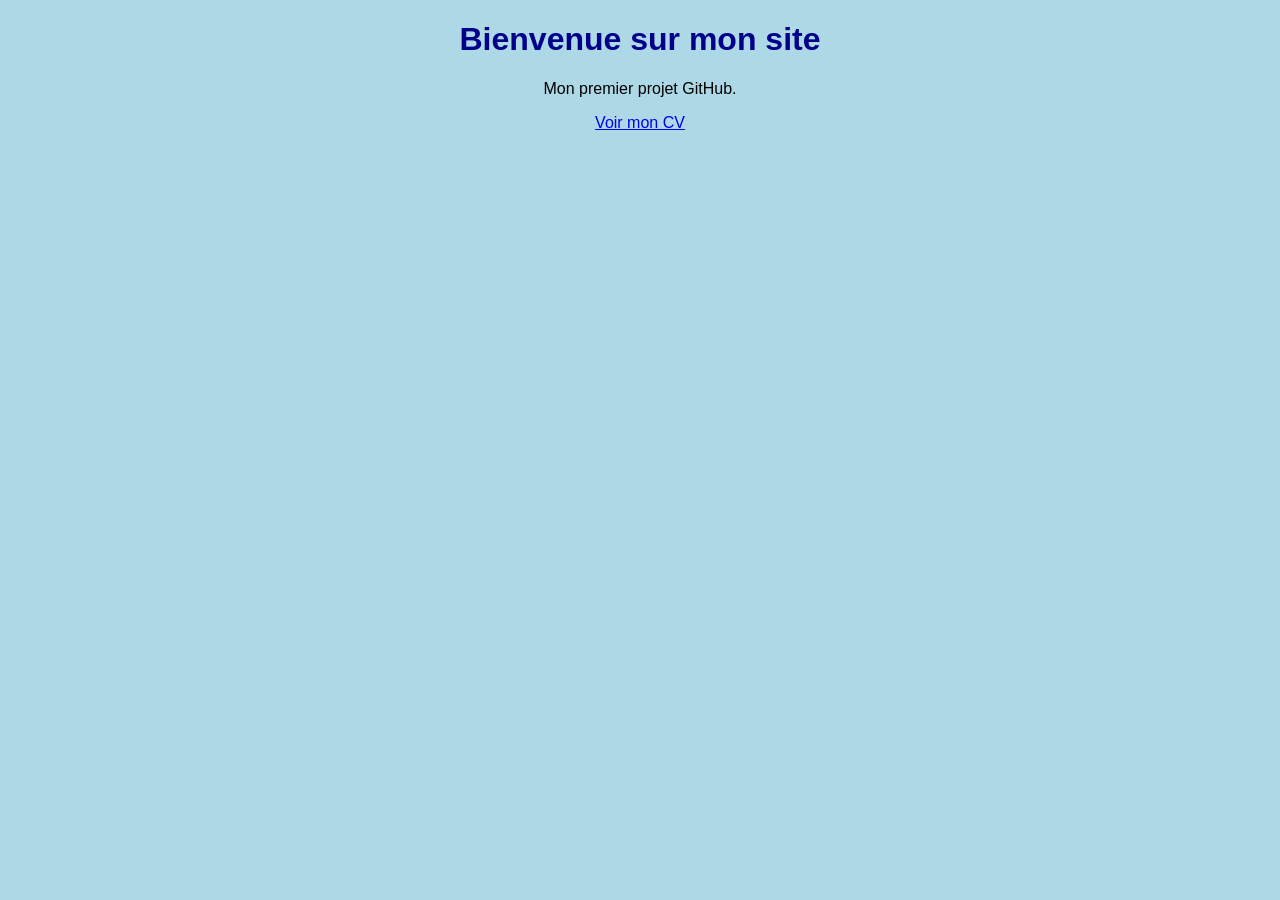
<file: index.html>
<!DOCTYPE html>
<html lang="fr">
<head>
    <meta charset="UTF-8">
    <title>Mini Site</title>
    <link rel="stylesheet" href="style.css">
</head>
<body>

    <h1>Bienvenue sur mon site</h1>
    <p>Mon premier projet GitHub.</p>
    <p><a href="cv.html">Voir mon CV</a></p>

</body>
</html>
</file>
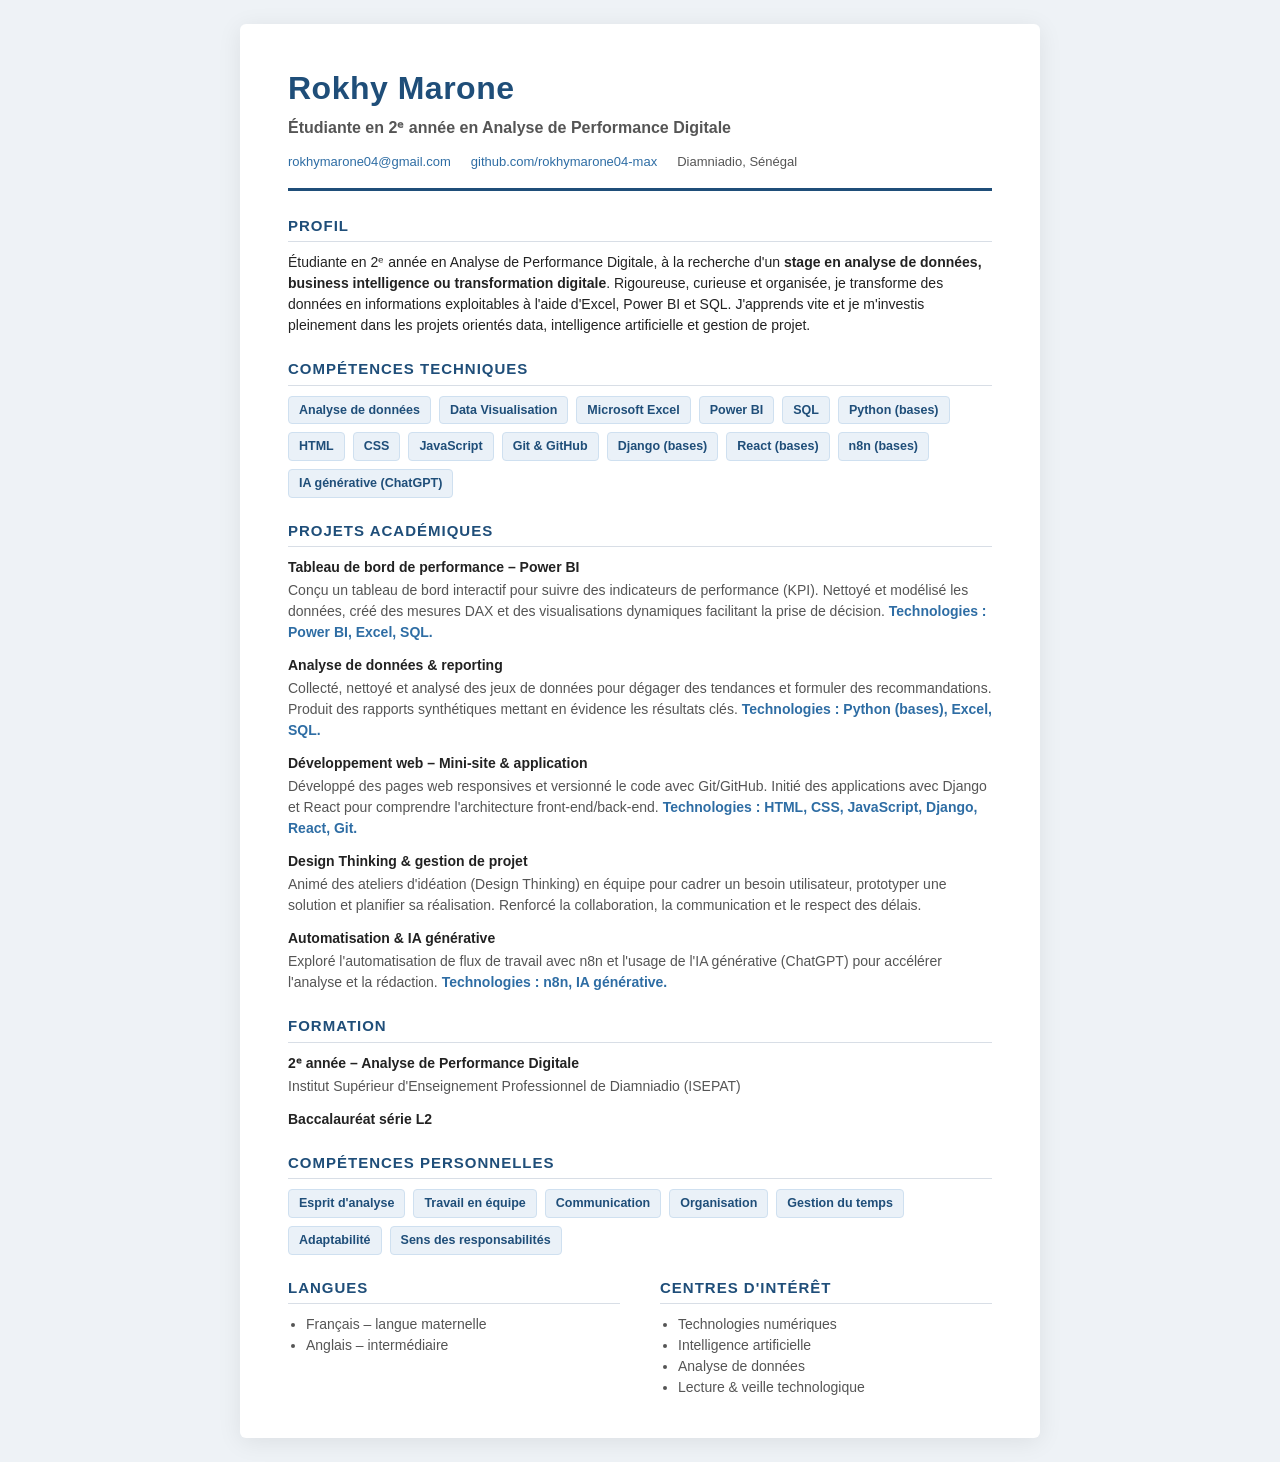
<file: cv.html>
<!DOCTYPE html>
<html lang="fr">
<head>
    <meta charset="UTF-8">
    <meta name="viewport" content="width=device-width, initial-scale=1.0">
    <meta name="description" content="CV de Rokhy Marone – Étudiante en Analyse de Performance Digitale, à la recherche d'un stage en analyse de données, business intelligence et transformation digitale.">
    <meta name="author" content="Rokhy Marone">
    <title>CV – Rokhy Marone | Analyse de Performance Digitale</title>
    <link rel="stylesheet" href="cv.css">
</head>
<body>
    <main class="cv" role="main">

        <header class="cv-header">
            <h1 class="cv-name">Rokhy Marone</h1>
            <p class="cv-title">Étudiante en 2ᵉ année en Analyse de Performance Digitale</p>
            <ul class="cv-contact" aria-label="Coordonnées">
                <li><a href="mailto:rokhymarone04@gmail.com">rokhymarone04@gmail.com</a></li>
                <li><a href="https://github.com/rokhymarone04-max">github.com/rokhymarone04-max</a></li>
                <li>Diamniadio, Sénégal</li>
            </ul>
        </header>

        <section class="cv-section cv-profile" aria-labelledby="profil-title">
            <h2 id="profil-title" class="cv-section-title">Profil</h2>
            <p>
                Étudiante en 2ᵉ année en Analyse de Performance Digitale, à la recherche d'un
                <strong>stage en analyse de données, business intelligence ou transformation digitale</strong>.
                Rigoureuse, curieuse et organisée, je transforme des données en informations exploitables
                à l'aide d'Excel, Power BI et SQL. J'apprends vite et je m'investis pleinement dans
                les projets orientés data, intelligence artificielle et gestion de projet.
            </p>
        </section>

        <section class="cv-section" aria-labelledby="competences-title">
            <h2 id="competences-title" class="cv-section-title">Compétences techniques</h2>
            <ul class="cv-skills">
                <li>Analyse de données</li>
                <li>Data Visualisation</li>
                <li>Microsoft Excel</li>
                <li>Power BI</li>
                <li>SQL</li>
                <li>Python (bases)</li>
                <li>HTML</li>
                <li>CSS</li>
                <li>JavaScript</li>
                <li>Git &amp; GitHub</li>
                <li>Django (bases)</li>
                <li>React (bases)</li>
                <li>n8n (bases)</li>
                <li>IA générative (ChatGPT)</li>
            </ul>
        </section>

        <section class="cv-section" aria-labelledby="projets-title">
            <h2 id="projets-title" class="cv-section-title">Projets académiques</h2>

            <article class="cv-item">
                <h3 class="cv-item-title">Tableau de bord de performance – Power BI</h3>
                <p class="cv-item-desc">
                    Conçu un tableau de bord interactif pour suivre des indicateurs de performance (KPI).
                    Nettoyé et modélisé les données, créé des mesures DAX et des visualisations dynamiques
                    facilitant la prise de décision. <em>Technologies : Power BI, Excel, SQL.</em>
                </p>
            </article>

            <article class="cv-item">
                <h3 class="cv-item-title">Analyse de données &amp; reporting</h3>
                <p class="cv-item-desc">
                    Collecté, nettoyé et analysé des jeux de données pour dégager des tendances et
                    formuler des recommandations. Produit des rapports synthétiques mettant en évidence
                    les résultats clés. <em>Technologies : Python (bases), Excel, SQL.</em>
                </p>
            </article>

            <article class="cv-item">
                <h3 class="cv-item-title">Développement web – Mini-site &amp; application</h3>
                <p class="cv-item-desc">
                    Développé des pages web responsives et versionné le code avec Git/GitHub.
                    Initié des applications avec Django et React pour comprendre l'architecture
                    front-end/back-end. <em>Technologies : HTML, CSS, JavaScript, Django, React, Git.</em>
                </p>
            </article>

            <article class="cv-item">
                <h3 class="cv-item-title">Design Thinking &amp; gestion de projet</h3>
                <p class="cv-item-desc">
                    Animé des ateliers d'idéation (Design Thinking) en équipe pour cadrer un besoin
                    utilisateur, prototyper une solution et planifier sa réalisation. Renforcé la
                    collaboration, la communication et le respect des délais.
                </p>
            </article>

            <article class="cv-item">
                <h3 class="cv-item-title">Automatisation &amp; IA générative</h3>
                <p class="cv-item-desc">
                    Exploré l'automatisation de flux de travail avec n8n et l'usage de l'IA générative
                    (ChatGPT) pour accélérer l'analyse et la rédaction. <em>Technologies : n8n, IA générative.</em>
                </p>
            </article>
        </section>

        <section class="cv-section" aria-labelledby="formation-title">
            <h2 id="formation-title" class="cv-section-title">Formation</h2>
            <article class="cv-item">
                <h3 class="cv-item-title">2ᵉ année – Analyse de Performance Digitale</h3>
                <p class="cv-item-desc">
                    Institut Supérieur d'Enseignement Professionnel de Diamniadio (ISEPAT)
                </p>
            </article>
            <article class="cv-item">
                <h3 class="cv-item-title">Baccalauréat série L2</h3>
            </article>
        </section>

        <section class="cv-section" aria-labelledby="soft-title">
            <h2 id="soft-title" class="cv-section-title">Compétences personnelles</h2>
            <ul class="cv-skills">
                <li>Esprit d'analyse</li>
                <li>Travail en équipe</li>
                <li>Communication</li>
                <li>Organisation</li>
                <li>Gestion du temps</li>
                <li>Adaptabilité</li>
                <li>Sens des responsabilités</li>
            </ul>
        </section>

        <div class="cv-two-col">
            <section class="cv-section" aria-labelledby="langues-title">
                <h2 id="langues-title" class="cv-section-title">Langues</h2>
                <ul class="cv-plain-list">
                    <li>Français – langue maternelle</li>
                    <li>Anglais – intermédiaire</li>
                </ul>
            </section>

            <section class="cv-section" aria-labelledby="interets-title">
                <h2 id="interets-title" class="cv-section-title">Centres d'intérêt</h2>
                <ul class="cv-plain-list">
                    <li>Technologies numériques</li>
                    <li>Intelligence artificielle</li>
                    <li>Analyse de données</li>
                    <li>Lecture &amp; veille technologique</li>
                </ul>
            </section>
        </div>

    </main>
</body>
</html>
</file>
<file: style.css>
body{
    background-color: lightblue;
    text-align: center;
    font-family: Arial;
}

h1{
    color: darkblue;
}
</file>
<file: cv.css>
:root {
    --accent: #1f4e79;
    --accent-light: #2e6da4;
    --text: #222;
    --muted: #555;
    --rule: #d8dee6;
    --bg: #eef2f6;
}

* {
    box-sizing: border-box;
}

body {
    margin: 0;
    padding: 24px;
    background-color: var(--bg);
    color: var(--text);
    font-family: "Segoe UI", "Helvetica Neue", Arial, sans-serif;
    font-size: 14px;
    line-height: 1.5;
}

.cv {
    max-width: 800px;
    margin: 0 auto;
    background: #fff;
    padding: 40px 48px;
    box-shadow: 0 4px 24px rgba(0, 0, 0, 0.08);
    border-radius: 6px;
}

/* Header */
.cv-header {
    border-bottom: 3px solid var(--accent);
    padding-bottom: 16px;
    margin-bottom: 24px;
}

.cv-name {
    margin: 0;
    font-size: 32px;
    font-weight: 700;
    letter-spacing: 0.5px;
    color: var(--accent);
}

.cv-title {
    margin: 4px 0 12px;
    font-size: 16px;
    font-weight: 600;
    color: var(--muted);
}

.cv-contact {
    list-style: none;
    margin: 0;
    padding: 0;
    display: flex;
    flex-wrap: wrap;
    gap: 6px 20px;
    font-size: 13px;
    color: var(--muted);
}

.cv-contact a {
    color: var(--accent-light);
    text-decoration: none;
}

.cv-contact a:hover {
    text-decoration: underline;
}

/* Sections */
.cv-section {
    margin-bottom: 22px;
}

.cv-section-title {
    font-size: 15px;
    text-transform: uppercase;
    letter-spacing: 1px;
    color: var(--accent);
    margin: 0 0 10px;
    padding-bottom: 4px;
    border-bottom: 1px solid var(--rule);
}

.cv-profile p {
    margin: 0;
}

/* Items (projects, education) */
.cv-item {
    margin-bottom: 12px;
}

.cv-item:last-child {
    margin-bottom: 0;
}

.cv-item-title {
    margin: 0 0 2px;
    font-size: 14px;
    font-weight: 700;
    color: var(--text);
}

.cv-item-desc {
    margin: 0;
    color: var(--muted);
}

.cv-item-desc em {
    color: var(--accent-light);
    font-style: normal;
    font-weight: 600;
}

/* Skills as tags */
.cv-skills {
    list-style: none;
    margin: 0;
    padding: 0;
    display: flex;
    flex-wrap: wrap;
    gap: 8px;
}

.cv-skills li {
    background: #eaf1f8;
    color: var(--accent);
    border: 1px solid #cfe0f0;
    border-radius: 4px;
    padding: 4px 10px;
    font-size: 12.5px;
    font-weight: 600;
}

/* Plain lists */
.cv-plain-list {
    margin: 0;
    padding-left: 18px;
    color: var(--muted);
}

/* Two column bottom row */
.cv-two-col {
    display: flex;
    flex-wrap: wrap;
    gap: 40px;
}

.cv-two-col .cv-section {
    flex: 1 1 220px;
    margin-bottom: 0;
}

/* Print / PDF */
@media print {
    body {
        background: #fff;
        padding: 0;
        font-size: 10.3px;
        line-height: 1.38;
    }

    .cv {
        max-width: none;
        box-shadow: none;
        border-radius: 0;
        padding: 0;
    }

    .cv-section {
        page-break-inside: avoid;
        margin-bottom: 12px;
    }

    .cv-header {
        padding-bottom: 10px;
        margin-bottom: 14px;
    }

    .cv-name {
        font-size: 24px;
    }

    .cv-title {
        font-size: 13px;
        margin: 3px 0 8px;
    }

    .cv-section-title {
        font-size: 12px;
        margin-bottom: 7px;
    }

    .cv-item {
        margin-bottom: 8px;
    }

    .cv-skills {
        gap: 5px;
    }

    .cv-skills li {
        padding: 2px 8px;
        font-size: 10px;
    }

    a {
        color: var(--text);
    }
}

@page {
    size: A4;
    margin: 11mm;
}
</file>
